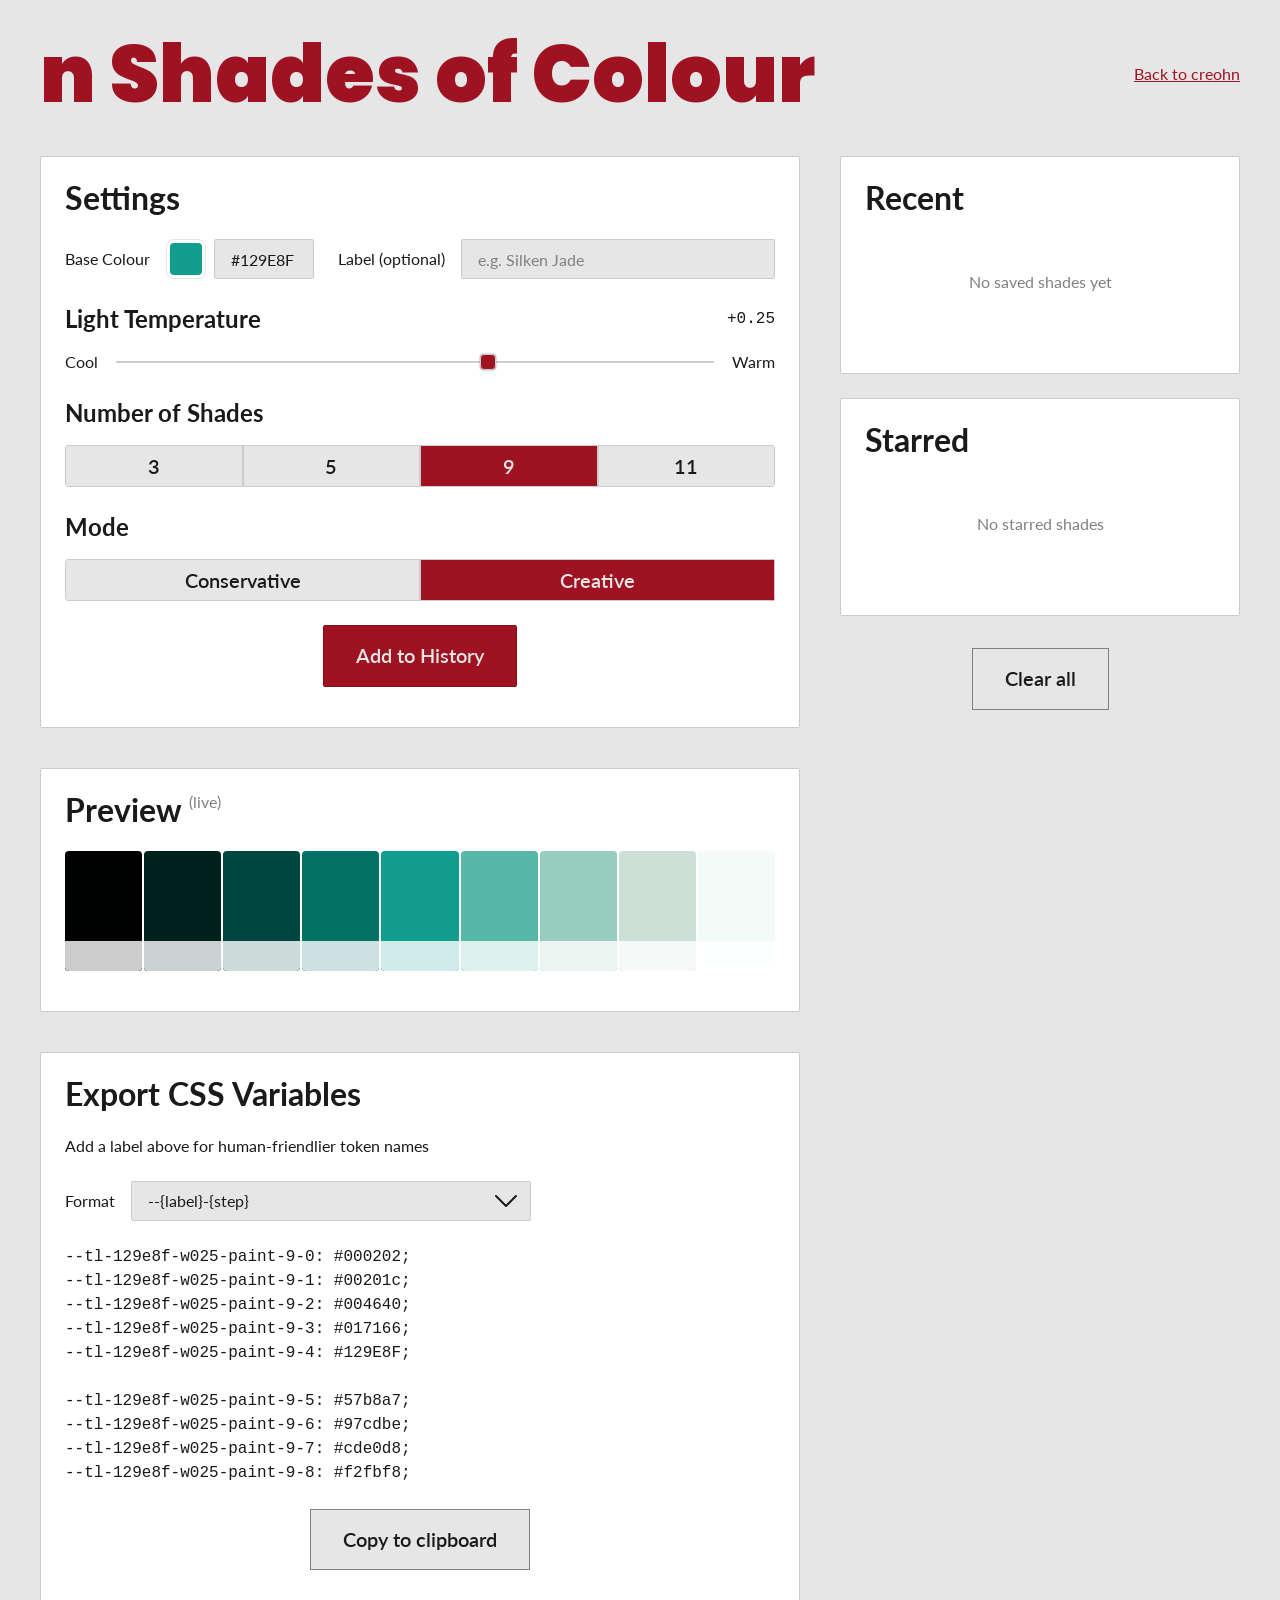
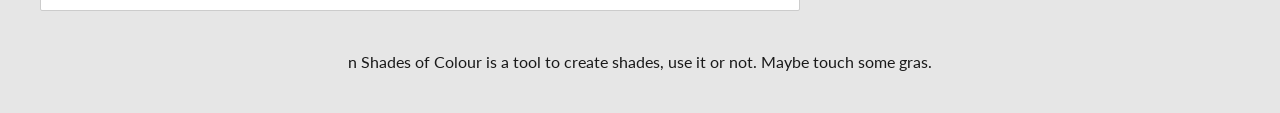
<file: index.html>
<!DOCTYPE html>
<html lang="en">
<head>
  <meta charset="UTF-8">
  <meta name="viewport" content="width=device-width, initial-scale=1.0">
  <title>n Shades of Colour</title>
  <link rel="preconnect" href="https://fonts.googleapis.com">
  <link rel="preconnect" href="https://fonts.gstatic.com" crossorigin>
  <link href="https://fonts.googleapis.com/css2?family=Lato:wght@400;600;700&family=Poppins:wght@700;900&display=swap" rel="stylesheet">
  <link rel="stylesheet" href="./assets/css/styles.css">
</head>
<body>
  <div class="app">
    <header class="header">
      <h1>n Shades of Colour</h1>
      <nav class="nav">
        <a href="https://creohn.de" class="nav__link">Back to creohn</a>
      </nav>
    </header>

    <main class="main">
      <!-- Input Panel -->
      <section class="panel panel--input">
        <h2 class="panel__title">Settings</h2>

        <div class="base-row">
          <div class="base-col-colour">
            <label for="input-hex">Base Colour</label>
            <div class="colour-input">
              <input type="color" id="input-color-picker" class="color-picker">
              <input type="text" id="input-hex" placeholder="#129e8f" maxlength="7">
            </div>
          </div>
          <div class="base-col-label">
            <label for="input-label">Label (optional)</label>
            <input type="text" id="input-label" placeholder="e.g. Silken Jade">
          </div>
        </div>

        <div class="input-group">
          <label for="input-temperature" class="section-label">
            Light Temperature
            <span class="temperature-value" id="temperature-display">+0.25</span>
          </label>
          <div class="slider-container">
            <span class="slider-label slider-label--left">Cool</span>
            <input type="range" id="input-temperature" min="-1" max="1" step="0.05" value="0.25">
            <span class="slider-label slider-label--right">Warm</span>
          </div>
        </div>

        <div class="input-group">
          <label class="section-label">Number of Shades</label>
          <div class="button-group" role="radiogroup" aria-label="Number of shades">
            <button type="button" class="btn-toggle" data-steps="3" aria-pressed="false">3</button>
            <button type="button" class="btn-toggle" data-steps="5" aria-pressed="false">5</button>
            <button type="button" class="btn-toggle" data-steps="9" aria-pressed="true">9</button>
            <button type="button" class="btn-toggle" data-steps="11" aria-pressed="false">11</button>
          </div>
        </div>

        <div class="input-group">
          <label class="section-label">Mode</label>
          <div class="button-group" role="radiogroup" aria-label="Algorithm mode">
            <button type="button" class="btn-toggle" data-mode="conservative" aria-pressed="false">Conservative</button>
            <button type="button" class="btn-toggle" data-mode="creative" aria-pressed="true">Creative</button>
          </div>
        </div>

        <div class="action-row">
          <button type="button" id="btn-generate" class="btn btn--primary">Add to History</button>
          <span class="add-feedback" id="add-feedback" hidden>Added : )</span>
        </div>
      </section>

      <!-- Preview Panel -->
      <section class="panel panel--preview">
        <h2 class="panel__title">Preview <span class="preview-status">(live)</span></h2>
        <div class="shades" id="preview-shades">
          <!-- Swatches rendered by JS -->
        </div>
      </section>

      <!-- Export Panel -->
      <section class="panel panel--export" id="export-panel" hidden>
        <h2 class="panel__title">Export CSS Variables</h2>
        <p>Add a label above for human-friendlier token names</p>

        <div class="export-format">
          <div class="export-header">
            <label for="export-format-select">Format</label>
            <select id="export-format-select">
              <option value="short">--{label}-{step}</option>
              <option value="long">--color-{label}-{step}</option>
            </select>
          </div>
          <div class="export-code" id="export-code"></div>
          <div class="export-actions">
            <button type="button" id="btn-copy" class="btn btn--secondary">Copy to clipboard</button>
            <span class="copy-feedback" id="copy-feedback" hidden>Copied</span>
          </div>
        </div>
      </section>
    </main>

    <!-- History Panel -->
    <aside class="sidebar">
      <section class="panel panel--history">
        <div class="history-header">
          <h2 class="panel__title">Recent</h2>
          <button type="button" id="btn-undo" class="btn btn--small btn--ghost" hidden>Undo</button>
        </div>
        <ul class="history-list" id="recent-list">
          <!-- Recent entries rendered by JS -->
        </ul>
        <p class="history-empty" id="recent-empty">No saved shades yet</p>
      </section>

      <section class="panel panel--starred">
        <h2 class="panel__title">Starred</h2>
        <ul class="history-list" id="starred-list">
          <!-- Starred entries rendered by JS -->
        </ul>
        <p class="history-empty" id="starred-empty">No starred shades</p>
      </section>

      <div class="history-actions">
        <button type="button" id="btn-clear-all" class="btn btn--secondary">Clear all</button>
      </div>
    </aside>

    <footer class="footer">
      <p>n Shades of Colour is a tool to create shades, use it or not. Maybe touch some gras.</p>
    </footer>
  </div>
  <script type="module" src="./assets/js/app.js"></script>
</body>
</html>
</file>
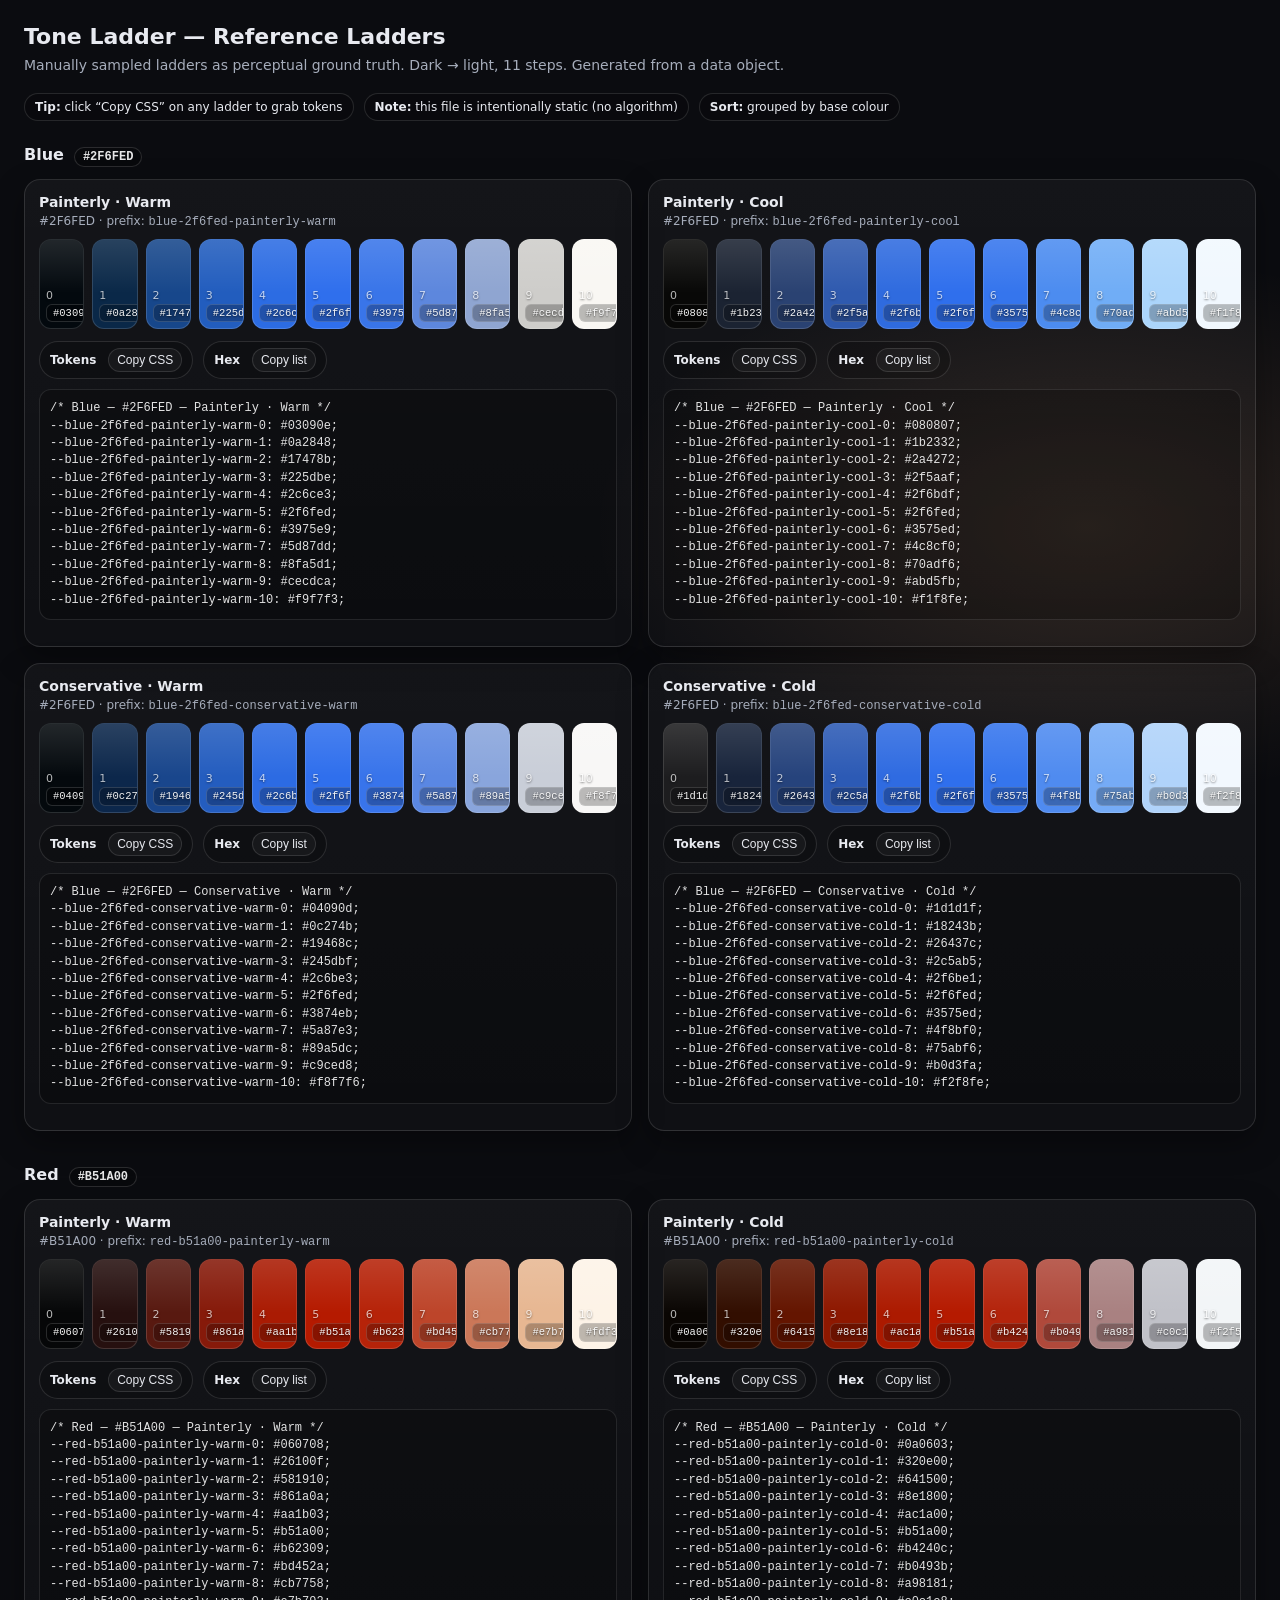
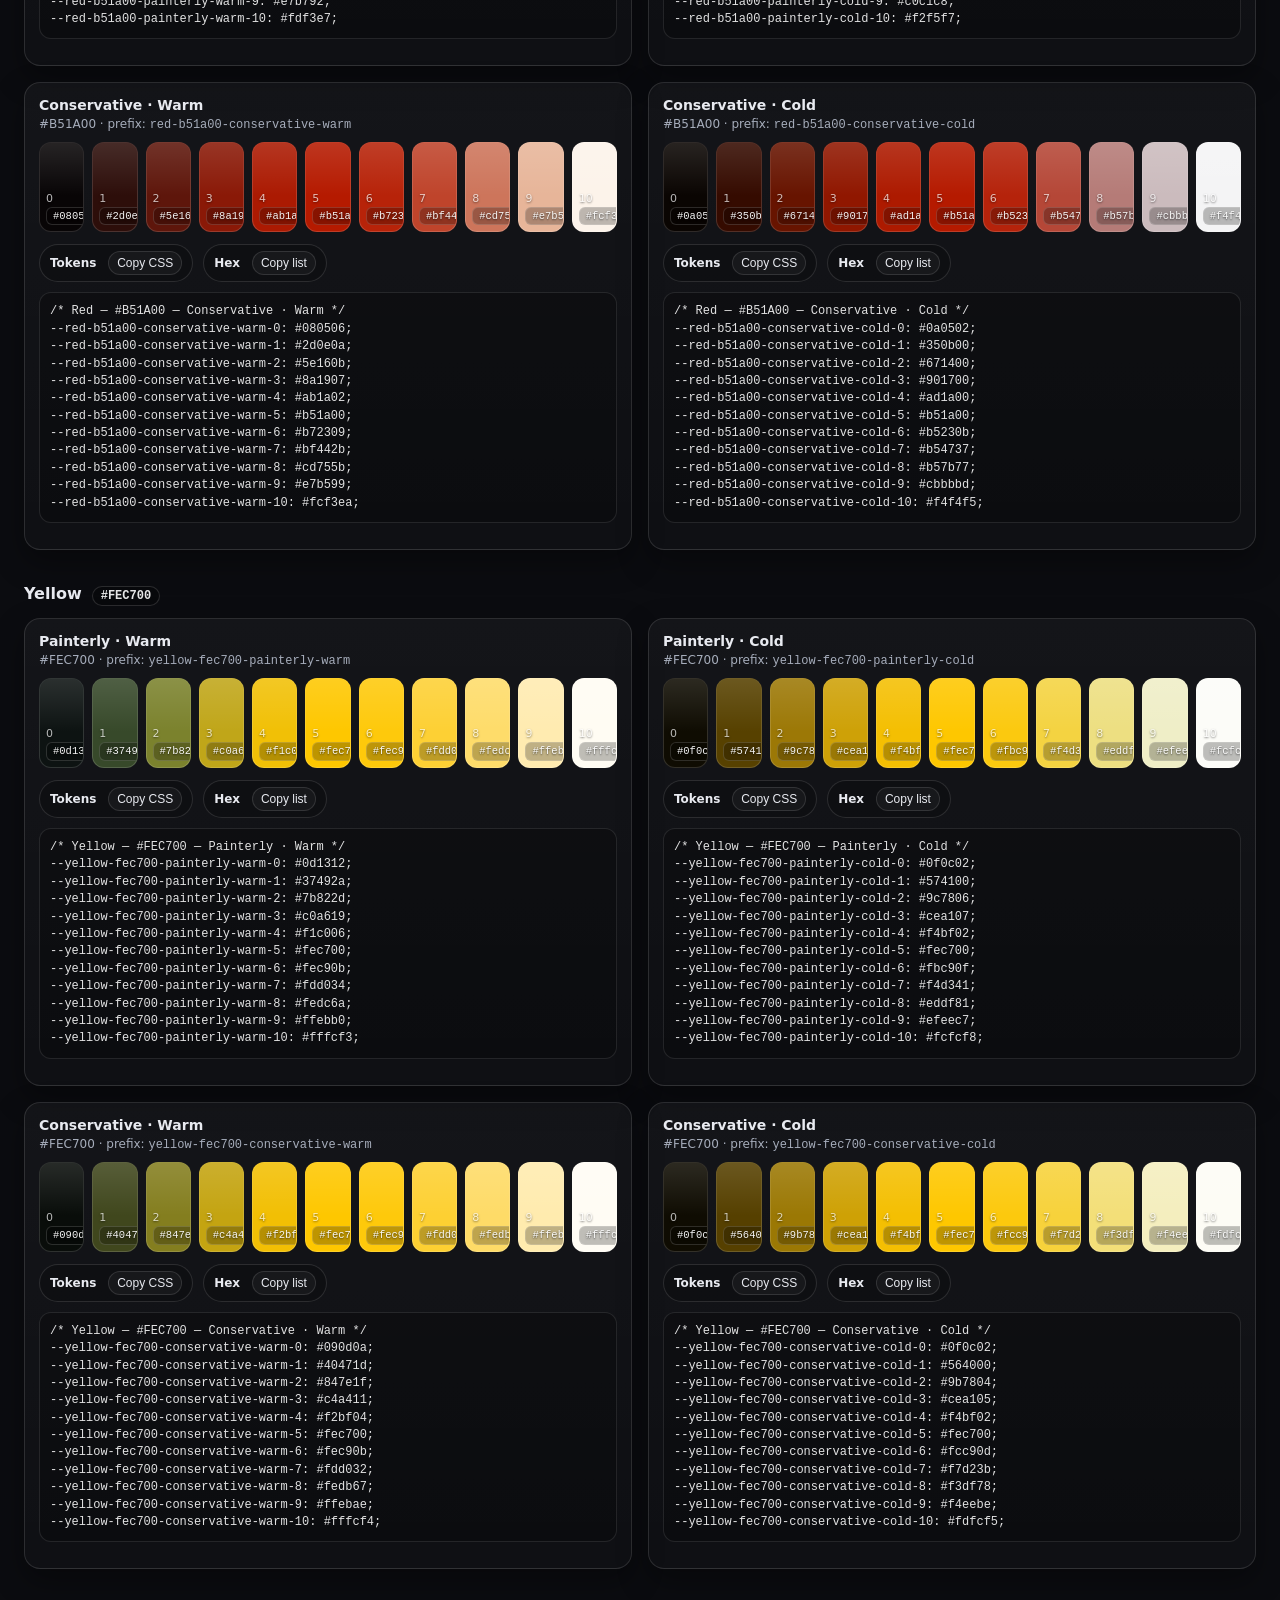
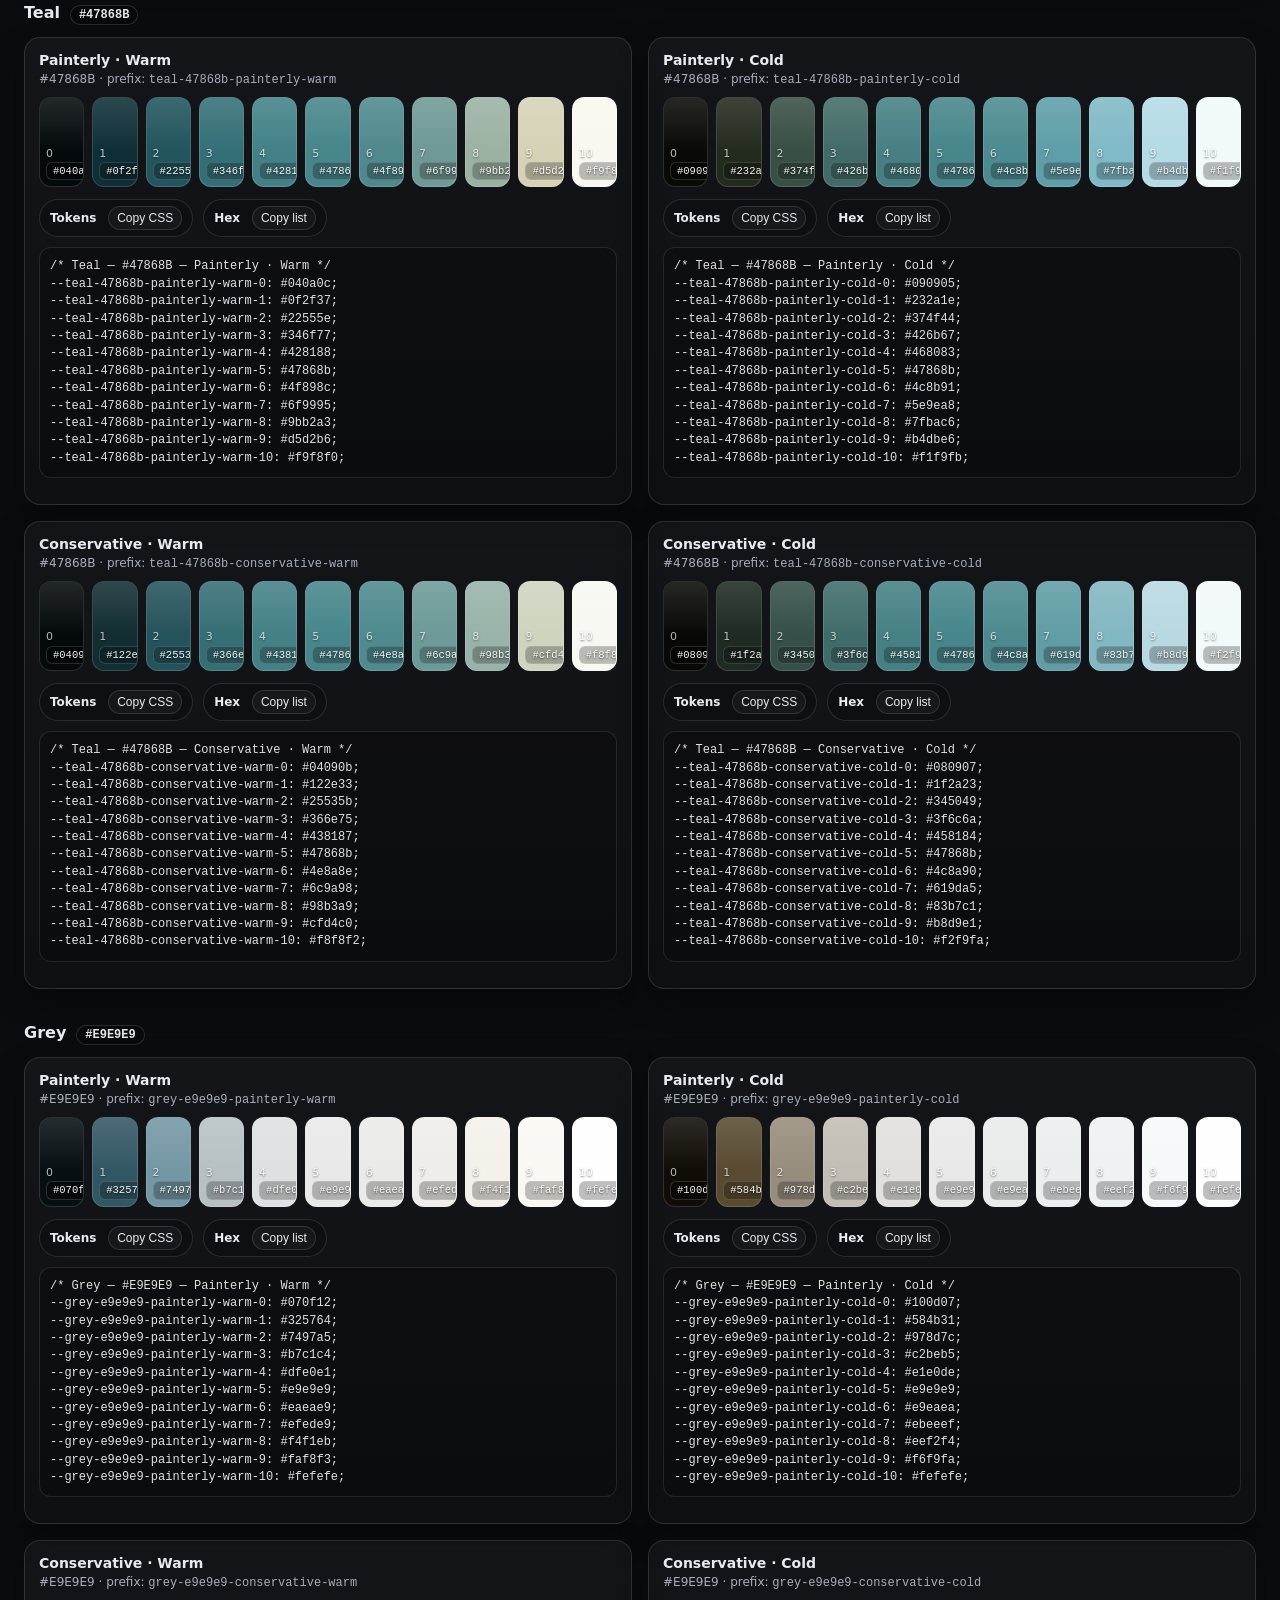
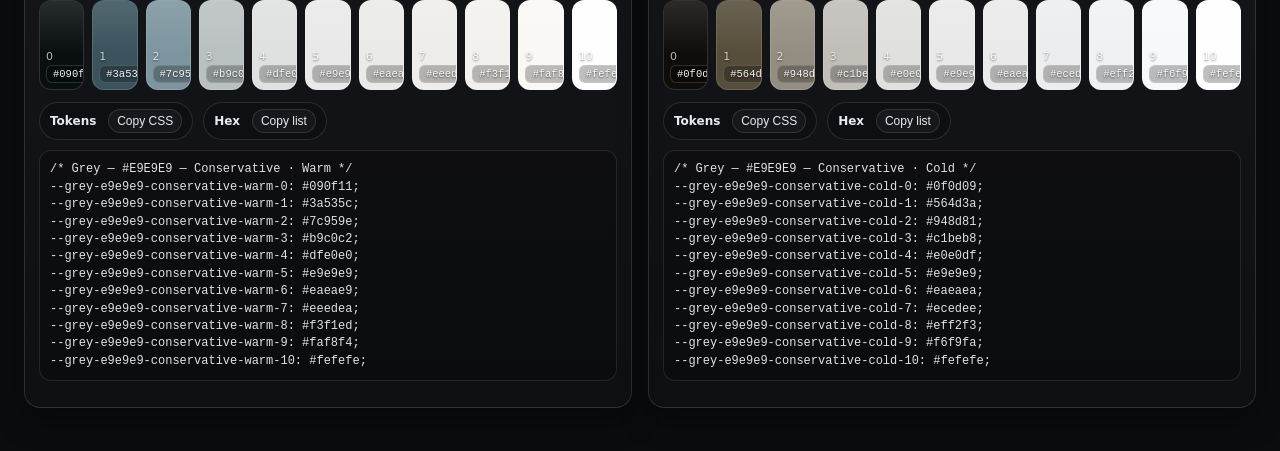
<file: shades-reference-v2.html>
<!doctype html>
<html lang="en">
<head>
<meta charset="utf-8" />
<meta name="viewport" content="width=device-width, initial-scale=1" />
<title>Tone Ladder — Reference Ladders</title>

<style>
  :root{
    --bg:#0b0c10;
    --text:#e8eaf0;
    --muted:#a6adbb;
    --border:rgba(255,255,255,0.12);
    --cardGrad1:rgba(255,255,255,0.04);
    --cardGrad2:rgba(255,255,255,0.02);
  }
  *{box-sizing:border-box}
  body{
    margin:0;
    padding:24px;
    font-family:Inter,system-ui,-apple-system,Helvetica,sans-serif;
    background:
      radial-gradient(1000px 500px at 15% -10%, rgba(120,140,255,0.18), transparent 60%),
      radial-gradient(900px 500px at 85% 10%, rgba(255,180,120,0.14), transparent 55%),
      var(--bg);
    color:var(--text);
  }
  .wrap{max-width:1240px;margin:0 auto}
  header{display:grid;gap:6px;margin-bottom:18px}
  h1{margin:0;font-size:22px}
  p{margin:0;color:var(--muted);font-size:14px;line-height:1.45}

  .toolbar{
    display:flex;
    flex-wrap:wrap;
    gap:10px;
    align-items:center;
    margin: 14px 0 24px;
  }
  .chip{
    border:1px solid var(--border);
    background: rgba(0,0,0,0.18);
    color: var(--text);
    border-radius: 999px;
    padding: 6px 10px;
    font-size: 12px;
  }
  .chip strong{font-weight:650}
  .chip button{
    margin-left:8px;
    border:1px solid var(--border);
    background: rgba(255,255,255,0.04);
    color: var(--text);
    border-radius: 999px;
    padding: 4px 8px;
    font-size: 12px;
    cursor:pointer;
  }
  .chip button:hover{background: rgba(255,255,255,0.08);}

  section{margin-bottom:34px}
  .section-title{
    display:flex;
    align-items:baseline;
    gap:10px;
    margin:0 0 12px;
    font-size:16px;
    font-weight:650;
  }
  .section-title code{
    font-weight:600;
    font-size:12px;
    color: rgba(255,255,255,0.9);
    background: rgba(0,0,0,0.25);
    border: 1px solid rgba(255,255,255,0.14);
    border-radius: 999px;
    padding: 2px 8px;
  }

  .grid{display:grid;gap:16px}
  @media (min-width: 900px){
    .grid{grid-template-columns:1fr 1fr}
  }

  .card{
    background: linear-gradient(180deg, var(--cardGrad1), var(--cardGrad2));
    border: 1px solid var(--border);
    border-radius: 16px;
    padding: 14px;
    box-shadow: 0 12px 30px rgba(0,0,0,0.35);
    overflow:hidden;
  }
  .card h3{margin:0 0 4px;font-size:14px;font-weight:650}
  .meta{font-size:12px;color:var(--muted);margin-bottom:10px}

  .shades{
    display:grid;
    grid-template-columns: repeat(11, minmax(0,1fr));
    gap:8px;
  }
  .swatch{
    position:relative;
    min-height:90px;
    border-radius:12px;
    border:1px solid rgba(255,255,255,0.15);
    overflow:hidden;
  }
  .swatch::after{
    content:"";
    position:absolute;
    inset:0;
    background: linear-gradient(180deg, rgba(255,255,255,0.12), transparent 60%);
    pointer-events:none;
  }
  .label{
    position:absolute;
    left:6px; right:6px; bottom:6px;
    font-size:11px;
    line-height:1.2;
    color:rgba(255,255,255,0.95);
    text-shadow:0 1px 2px rgba(0,0,0,0.6);
  }
  .idx{opacity:0.75;font-variant-numeric:tabular-nums}
  .label code{
    display:inline-block;
    margin-top:2px;
    font-family: ui-monospace, SFMono-Regular, Menlo, Monaco, Consolas, monospace;
    font-size:10.5px;
    background: rgba(0,0,0,0.25);
    padding:2px 6px;
    border-radius:6px;
    border:1px solid rgba(255,255,255,0.15);
  }

  .vars{
    margin-top:10px;
    padding:10px;
    border-radius:12px;
    border:1px solid rgba(255,255,255,0.10);
    background: rgba(0,0,0,0.22);
    color: rgba(255,255,255,0.88);
    font-size: 12px;
    line-height: 1.45;
    overflow:auto;
    font-family: ui-monospace, SFMono-Regular, Menlo, Monaco, Consolas, monospace;
  }
</style>
</head>

<body>
<div class="wrap">
  <header>
    <h1>Tone Ladder — Reference Ladders</h1>
    <p>Manually sampled ladders as perceptual ground truth. Dark → light, 11 steps. Generated from a data object.</p>
  </header>

  <div class="toolbar">
    <span class="chip"><strong>Tip:</strong> click “Copy CSS” on any ladder to grab tokens</span>
    <span class="chip"><strong>Note:</strong> this file is intentionally static (no algorithm)</span>
    <span class="chip"><strong>Sort:</strong> grouped by base colour</span>
  </div>

  <div id="app"></div>
</div>

<script>
  // Data model:
  // groups: [{ name, base, ladders: [{ mode, tempLabel, tempKey, steps[] }] }]
  const GROUPS = [
    {
      name: "Blue",
      base: "#2F6FED",
      ladders: [
        { mode: "Painterly",     tempLabel: "Warm", tempKey: "warm", steps: ["#03090e","#0a2848","#17478b","#225dbe","#2c6ce3","#2f6fed","#3975e9","#5d87dd","#8fa5d1","#cecdca","#f9f7f3"] },
        { mode: "Painterly",     tempLabel: "Cool", tempKey: "cool", steps: ["#080807","#1b2332","#2a4272","#2f5aaf","#2f6bdf","#2f6fed","#3575ed","#4c8cf0","#70adf6","#abd5fb","#f1f8fe"] },
        { mode: "Conservative",  tempLabel: "Warm", tempKey: "warm", steps: ["#04090d","#0c274b","#19468c","#245dbf","#2c6be3","#2f6fed","#3874eb","#5a87e3","#89a5dc","#c9ced8","#f8f7f6"] },
        { mode: "Conservative",  tempLabel: "Cold", tempKey: "cool", steps: ["#1d1d1f","#18243b","#26437c","#2c5ab5","#2f6be1","#2f6fed","#3575ed","#4f8bf0","#75abf6","#b0d3fa","#f2f8fe"] },
      ]
    },
    {
      name: "Red",
      base: "#B51A00",
      ladders: [
        { mode: "Painterly",     tempLabel: "Warm", tempKey: "warm", steps: ["#060708","#26100f","#581910","#861a0a","#aa1b03","#b51a00","#b62309","#bd452a","#cb7758","#e7b792","#fdf3e7"] },
        { mode: "Painterly",     tempLabel: "Cold", tempKey: "cool", steps: ["#0a0603","#320e00","#641500","#8e1800","#ac1a00","#b51a00","#b4240c","#b0493b","#a98181","#c0c1c8","#f2f5f7"] },
        { mode: "Conservative",  tempLabel: "Warm", tempKey: "warm", steps: ["#080506","#2d0e0a","#5e160b","#8a1907","#ab1a02","#b51a00","#b72309","#bf442b","#cd755b","#e7b599","#fcf3ea"] },
        { mode: "Conservative",  tempLabel: "Cold", tempKey: "cool", steps: ["#0a0502","#350b00","#671400","#901700","#ad1a00","#b51a00","#b5230b","#b54737","#b57b77","#cbbbbd","#f4f4f5"] },
      ]
    },
    {
      name: "Yellow",
      base: "#FEC700",
      ladders: [
        { mode: "Painterly",     tempLabel: "Warm", tempKey: "warm", steps: ["#0d1312","#37492a","#7b822d","#c0a619","#f1c006","#fec700","#fec90b","#fdd034","#fedc6a","#ffebb0","#fffcf3"] },
        { mode: "Painterly",     tempLabel: "Cold", tempKey: "cool", steps: ["#0f0c02","#574100","#9c7806","#cea107","#f4bf02","#fec700","#fbc90f","#f4d341","#eddf81","#efeec7","#fcfcf8"] },
        { mode: "Conservative",  tempLabel: "Warm", tempKey: "warm", steps: ["#090d0a","#40471d","#847e1f","#c4a411","#f2bf04","#fec700","#fec90b","#fdd032","#fedb67","#ffebae","#fffcf4"] },
        { mode: "Conservative",  tempLabel: "Cold", tempKey: "cool", steps: ["#0f0c02","#564000","#9b7804","#cea105","#f4bf02","#fec700","#fcc90d","#f7d23b","#f3df78","#f4eebe","#fdfcf5"] },
      ]
    },
    {
      name: "Teal",
      base: "#47868B",
      ladders: [
        { mode: "Painterly",     tempLabel: "Warm", tempKey: "warm", steps: ["#040a0c","#0f2f37","#22555e","#346f77","#428188","#47868b","#4f898c","#6f9995","#9bb2a3","#d5d2b6","#f9f8f0"] },
        { mode: "Painterly",     tempLabel: "Cold", tempKey: "cool", steps: ["#090905","#232a1e","#374f44","#426b67","#468083","#47868b","#4c8b91","#5e9ea8","#7fbac6","#b4dbe6","#f1f9fb"] },
        { mode: "Conservative",  tempLabel: "Warm", tempKey: "warm", steps: ["#04090b","#122e33","#25535b","#366e75","#438187","#47868b","#4e8a8e","#6c9a98","#98b3a9","#cfd4c0","#f8f8f2"] },
        { mode: "Conservative",  tempLabel: "Cold", tempKey: "cool", steps: ["#080907","#1f2a23","#345049","#3f6c6a","#458184","#47868b","#4c8a90","#619da5","#83b7c1","#b8d9e1","#f2f9fa"] },
      ]
    },
    {
      name: "Grey",
      base: "#E9E9E9",
      ladders: [
        { mode: "Painterly",     tempLabel: "Warm", tempKey: "warm", steps: ["#070f12","#325764","#7497a5","#b7c1c4","#dfe0e1","#e9e9e9","#eaeae9","#efede9","#f4f1eb","#faf8f3","#fefefe"] },
        { mode: "Painterly",     tempLabel: "Cold", tempKey: "cool", steps: ["#100d07","#584b31","#978d7c","#c2beb5","#e1e0de","#e9e9e9","#e9eaea","#ebeeef","#eef2f4","#f6f9fa","#fefefe"] },
        { mode: "Conservative",  tempLabel: "Warm", tempKey: "warm", steps: ["#090f11","#3a535c","#7c959e","#b9c0c2","#dfe0e0","#e9e9e9","#eaeae9","#eeedea","#f3f1ed","#faf8f4","#fefefe"] },
        { mode: "Conservative",  tempLabel: "Cold", tempKey: "cool", steps: ["#0f0d09","#564d3a","#948d81","#c1beb8","#e0e0df","#e9e9e9","#eaeaea","#ecedee","#eff2f3","#f6f9fa","#fefefe"] },
      ]
    }
  ];

  function escapeHtml(s){
    return String(s)
      .replaceAll("&","&amp;")
      .replaceAll("<","&lt;")
      .replaceAll(">","&gt;")
      .replaceAll('"',"&quot;")
      .replaceAll("'","&#039;");
  }

  function ladderTokenName(baseHex, groupName, mode, tempLabel){
    // Stable-ish token prefix: group name + base hex (no #) + mode + temp
    const base = baseHex.replace("#","").toLowerCase();
    const g = groupName.toLowerCase().replace(/\s+/g,"-");
    const m = mode.toLowerCase();
    const t = tempLabel.toLowerCase();
    return `${g}-${base}-${m}-${t}`;
  }

  function toCssTokens(prefix, steps){
    return steps.map((hex, i) => `--${prefix}-${i}: ${hex.toLowerCase()};`).join("\n");
  }

  async function copyText(text){
    try{
      await navigator.clipboard.writeText(text);
      return true;
    }catch(e){
      // Fallback: old-school prompt
      window.prompt("Copy to clipboard:", text);
      return false;
    }
  }

  function cardTemplate({groupName, base, mode, tempLabel, steps}){
    const prefix = ladderTokenName(base, groupName, mode, tempLabel);
    const css = `/* ${groupName} — ${base} — ${mode} · ${tempLabel} */\n` + toCssTokens(prefix, steps);

    const swatches = steps.map((hex, idx) => {
      const h = hex.toLowerCase();
      return `
        <div class="swatch" style="background:${escapeHtml(h)}">
          <div class="label">
            <div class="idx">${idx}</div>
            <code>${escapeHtml(h)}</code>
          </div>
        </div>`;
    }).join("");

    return `
      <div class="card" data-prefix="${escapeHtml(prefix)}">
        <h3>${escapeHtml(mode)} · ${escapeHtml(tempLabel)}</h3>
        <div class="meta">${escapeHtml(base)} · prefix: <code>${escapeHtml(prefix)}</code></div>

        <div class="shades">${swatches}</div>

        <div class="toolbar" style="margin:12px 0 0">
          <span class="chip">
            <strong>Tokens</strong>
            <button type="button" data-action="copy-css">Copy CSS</button>
          </span>
          <span class="chip">
            <strong>Hex</strong>
            <button type="button" data-action="copy-hex">Copy list</button>
          </span>
        </div>

        <pre class="vars">${escapeHtml(css)}</pre>
      </div>`;
  }

  function render(){
    const root = document.getElementById("app");
    root.innerHTML = GROUPS.map(group => {
      const cards = group.ladders.map(l =>
        cardTemplate({ groupName: group.name, base: group.base, ...l })
      ).join("");

      return `
        <section>
          <h2 class="section-title">${escapeHtml(group.name)} <code>${escapeHtml(group.base)}</code></h2>
          <div class="grid">${cards}</div>
        </section>`;
    }).join("");

    root.addEventListener("click", async (e) => {
      const btn = e.target.closest("button[data-action]");
      if(!btn) return;

      const card = btn.closest(".card");
      if(!card) return;

      const prefix = card.getAttribute("data-prefix");
      const pre = card.querySelector(".vars");
      const action = btn.getAttribute("data-action");

      if(action === "copy-css"){
        const ok = await copyText(pre.innerText);
        if(ok){ btn.textContent = "Copied"; setTimeout(()=>btn.textContent="Copy CSS", 900); }
      }

      if(action === "copy-hex"){
        // Copy just the hex list, one per line (in order)
        const hexes = Array.from(card.querySelectorAll(".swatch"))
          .map(sw => sw.style.backgroundColor) // will be rgb() in some browsers; better read from code tags
          ;
        const codes = Array.from(card.querySelectorAll(".label code")).map(n => n.textContent);
        const payload = `/* ${prefix} */\n` + codes.join("\n");
        const ok = await copyText(payload);
        if(ok){ btn.textContent = "Copied"; setTimeout(()=>btn.textContent="Copy list", 900); }
      }
    }, { passive: true });
  }

  render();
</script>
</body>
</html>
</file>
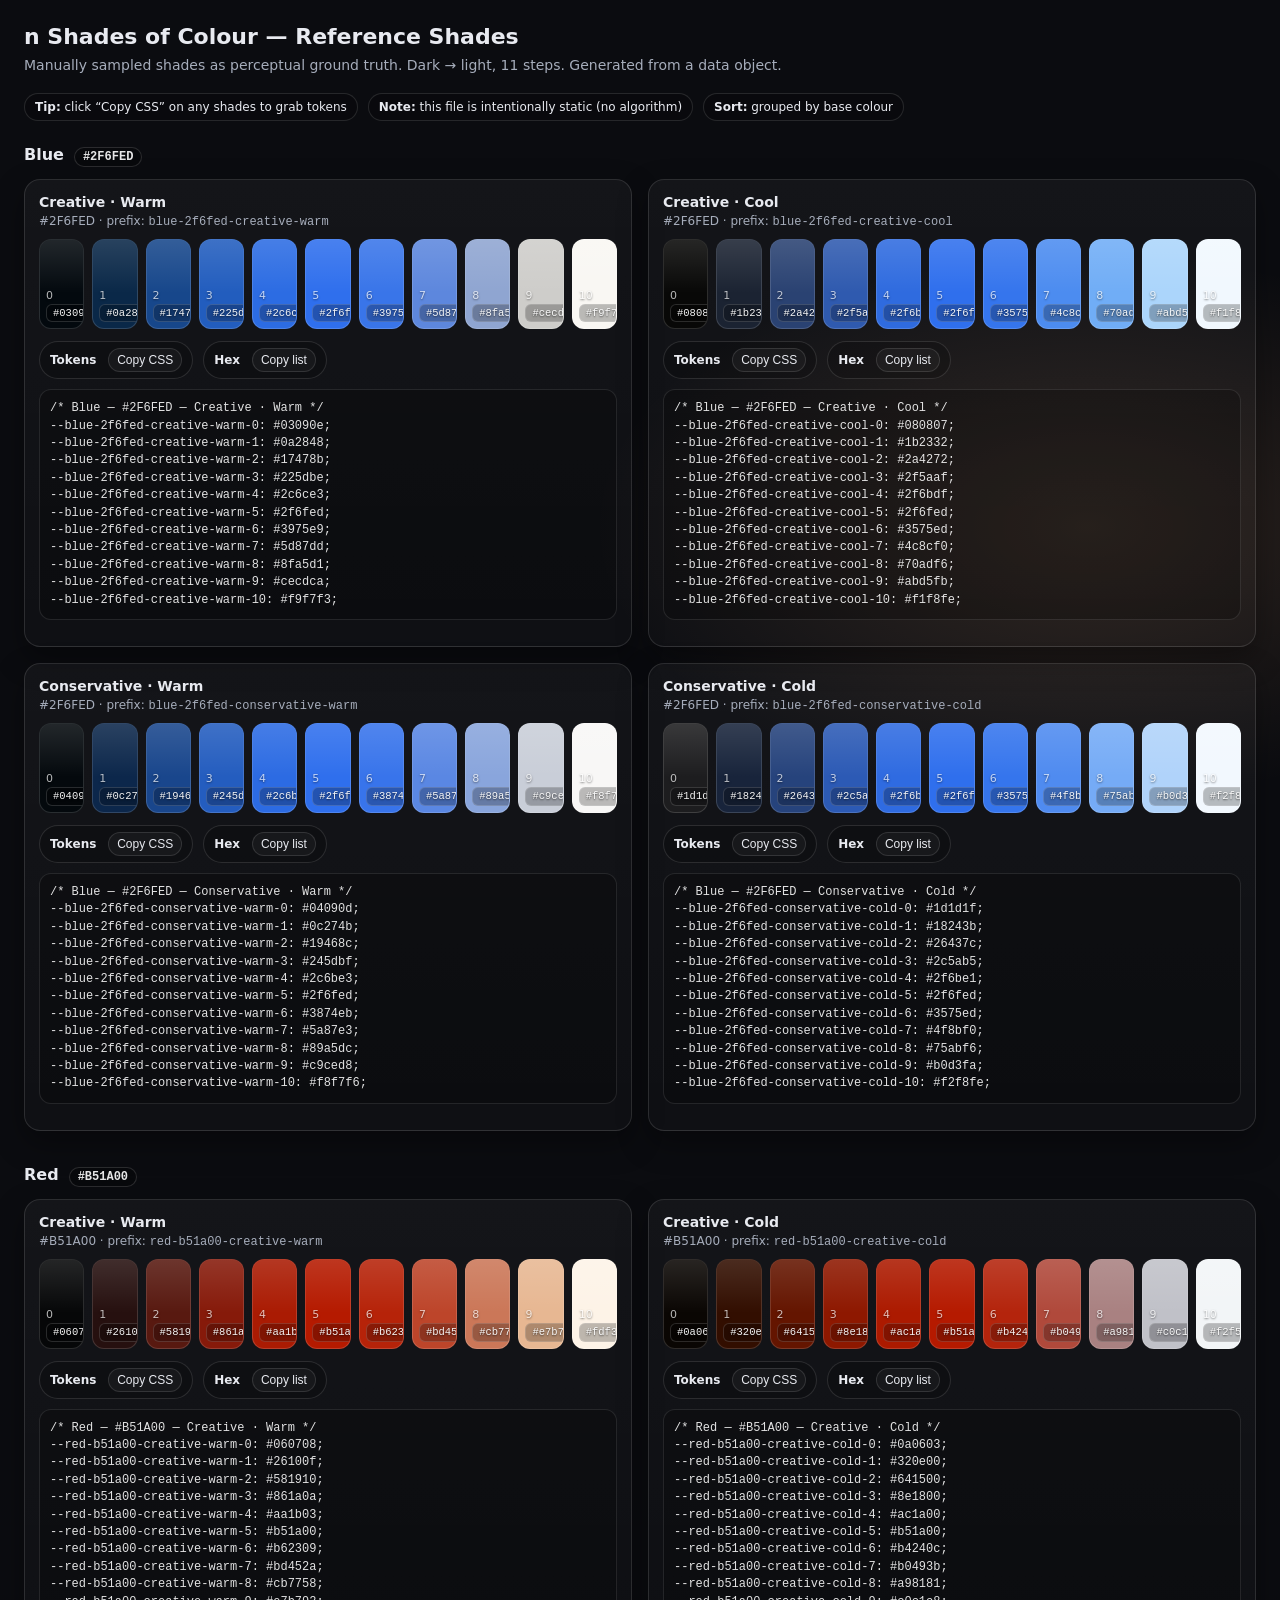
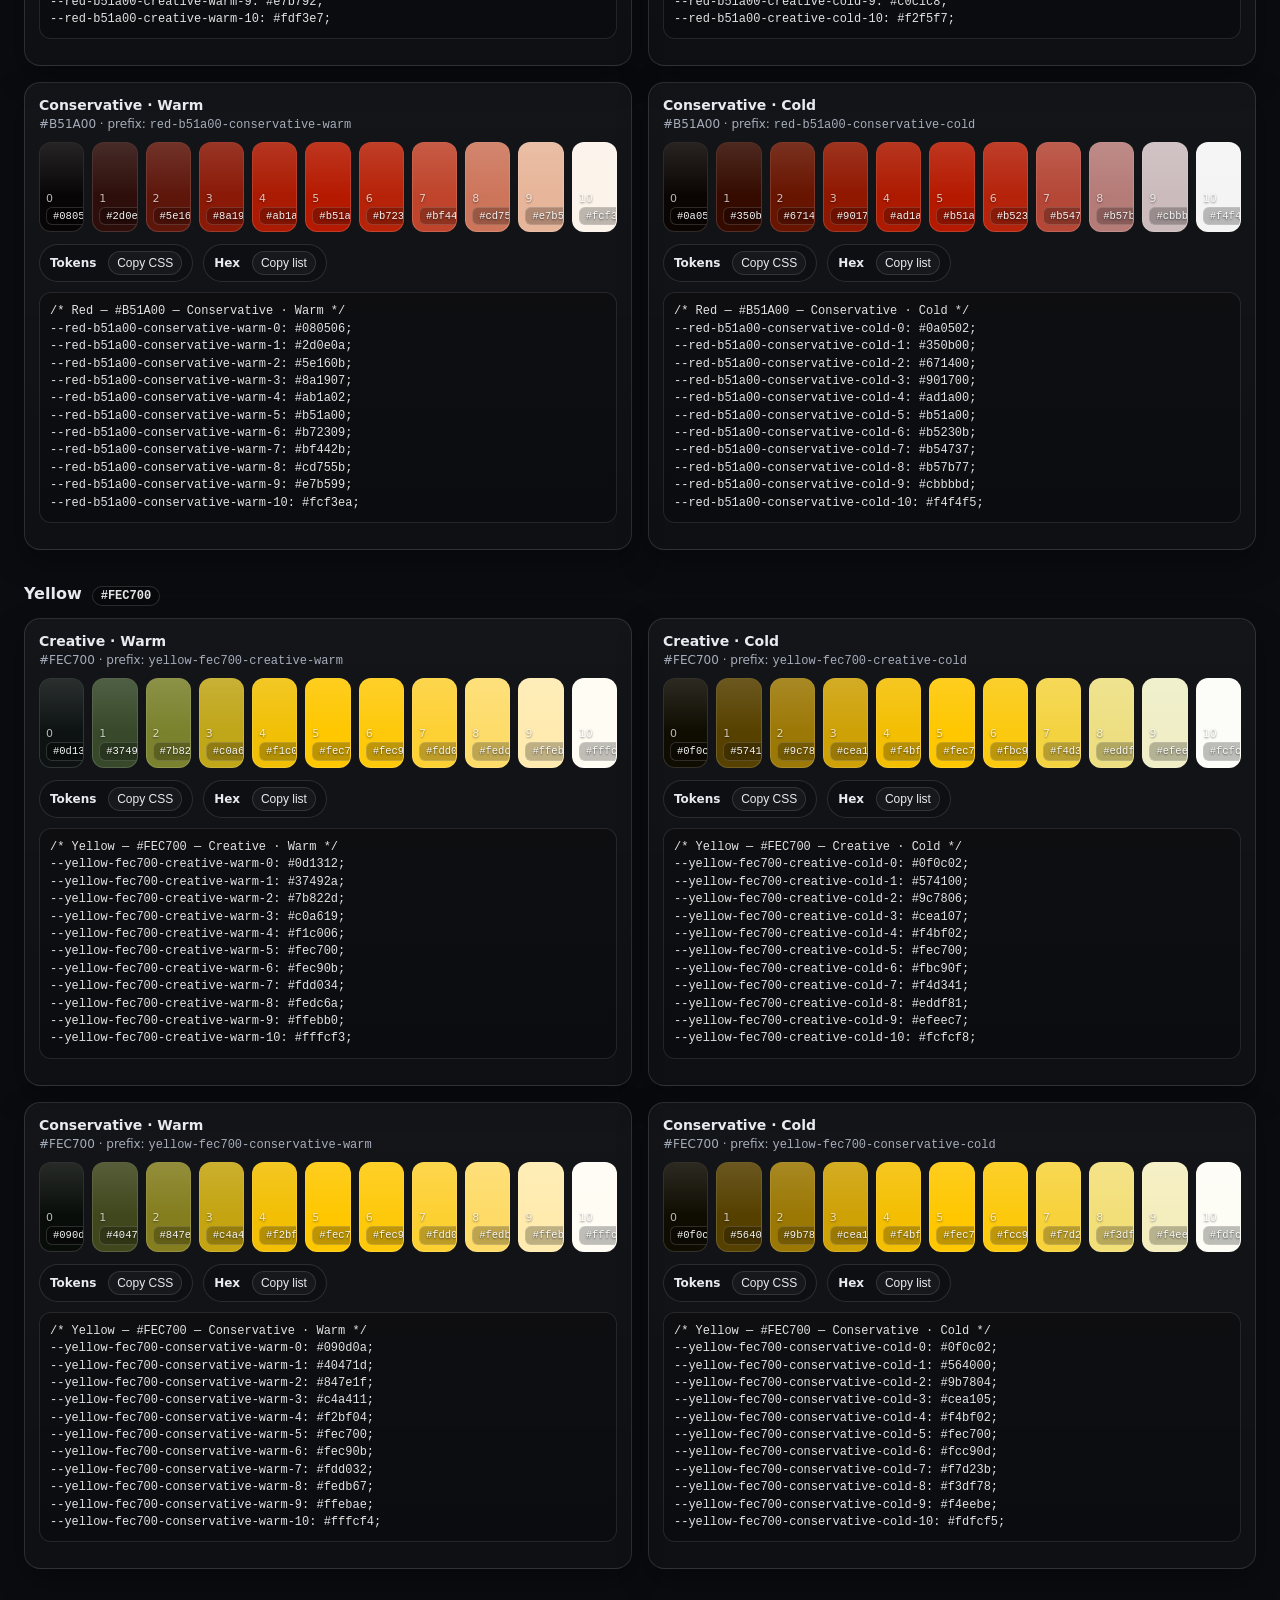
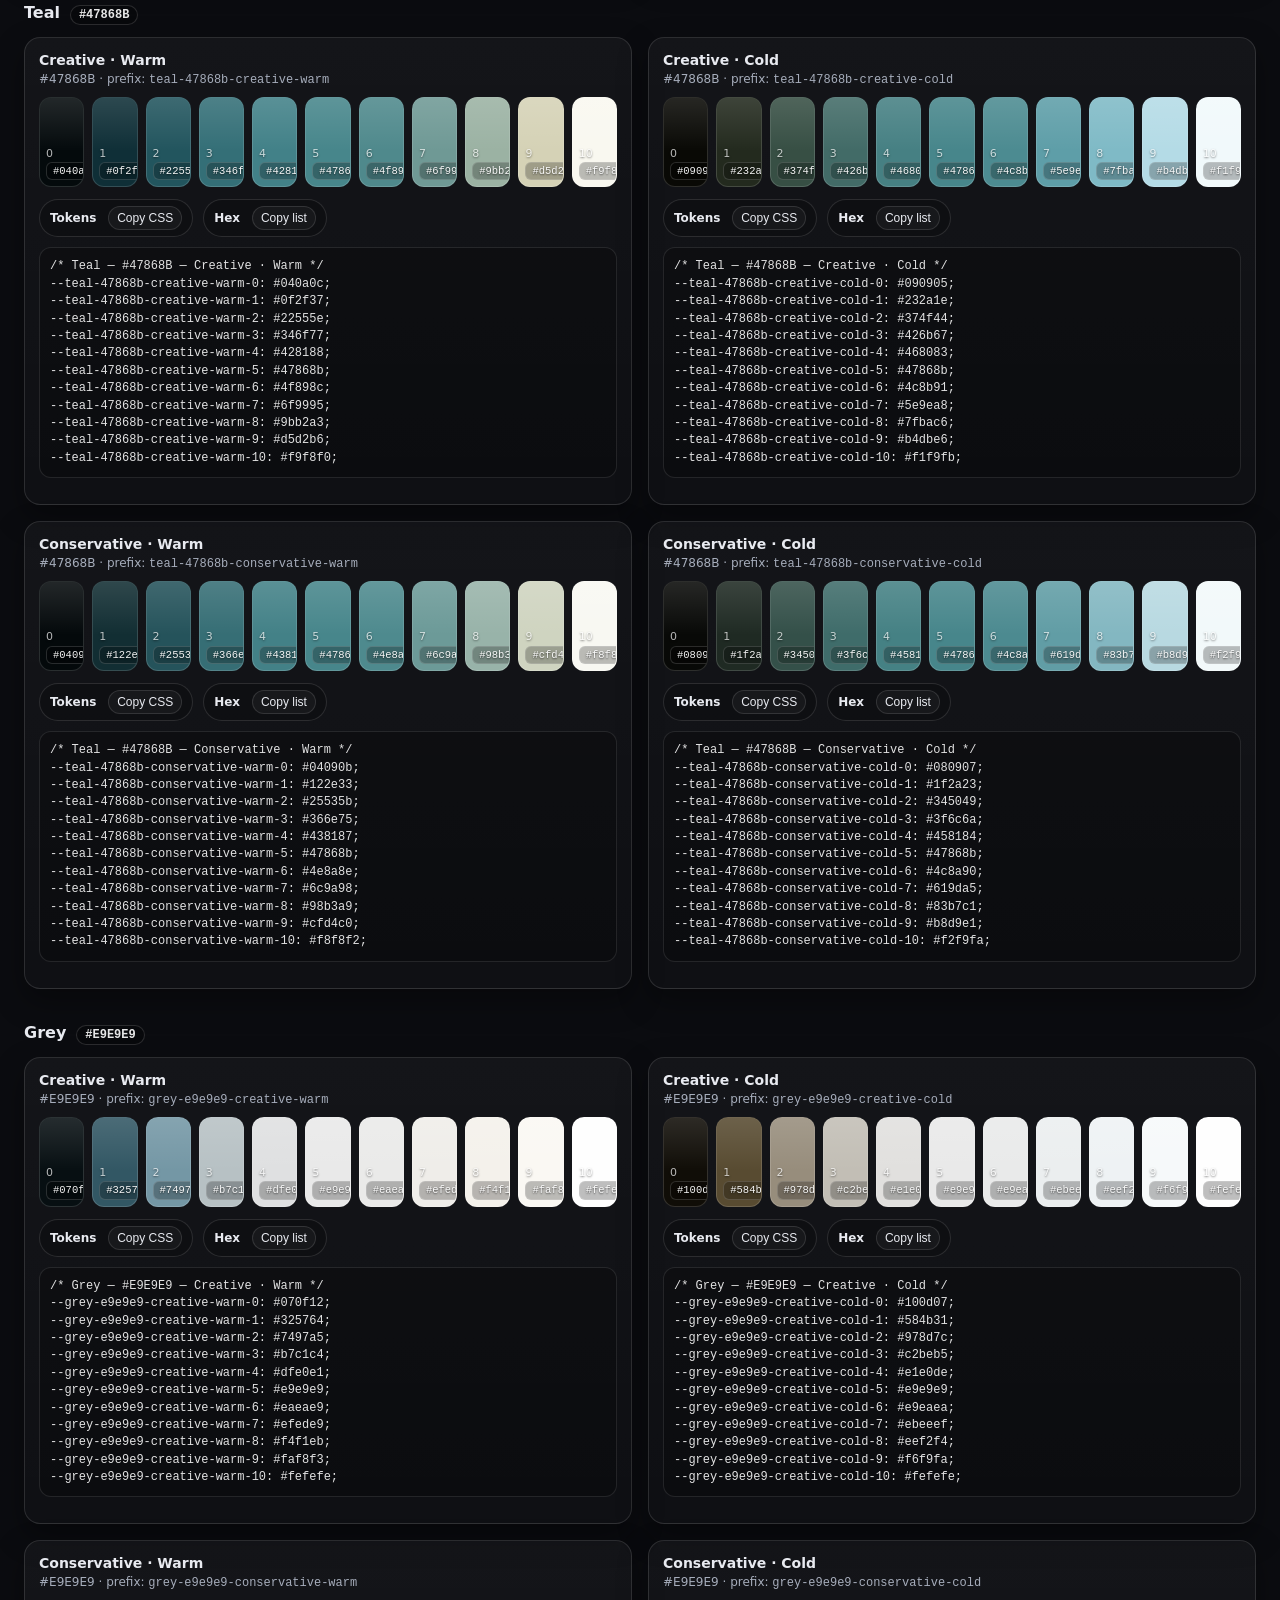
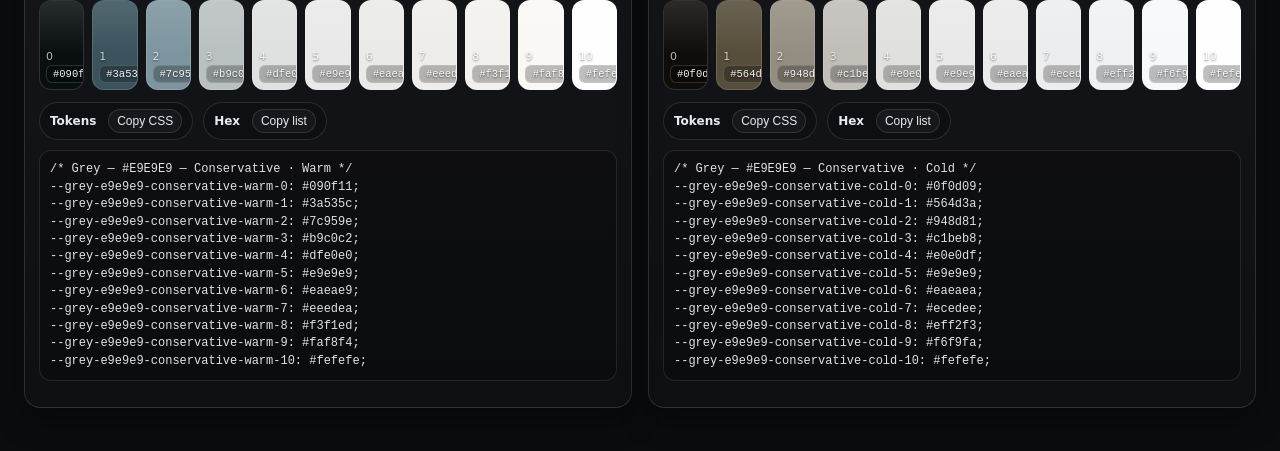
<file: shades-reference.html>
<!doctype html>
<html lang="en">
<head>
<meta charset="utf-8" />
<meta name="viewport" content="width=device-width, initial-scale=1" />
<title>n Shades of Colour — Reference Shades</title>

<style>
  :root{
    --bg:#0b0c10;
    --text:#e8eaf0;
    --muted:#a6adbb;
    --border:rgba(255,255,255,0.12);
    --cardGrad1:rgba(255,255,255,0.04);
    --cardGrad2:rgba(255,255,255,0.02);
  }
  *{box-sizing:border-box}
  body{
    margin:0;
    padding:24px;
    font-family:Inter,system-ui,-apple-system,Helvetica,sans-serif;
    background:
      radial-gradient(1000px 500px at 15% -10%, rgba(120,140,255,0.18), transparent 60%),
      radial-gradient(900px 500px at 85% 10%, rgba(255,180,120,0.14), transparent 55%),
      var(--bg);
    color:var(--text);
  }
  .wrap{max-width:1240px;margin:0 auto}
  header{display:grid;gap:6px;margin-bottom:18px}
  h1{margin:0;font-size:22px}
  p{margin:0;color:var(--muted);font-size:14px;line-height:1.45}

  .toolbar{
    display:flex;
    flex-wrap:wrap;
    gap:10px;
    align-items:center;
    margin: 14px 0 24px;
  }
  .chip{
    border:1px solid var(--border);
    background: rgba(0,0,0,0.18);
    color: var(--text);
    border-radius: 999px;
    padding: 6px 10px;
    font-size: 12px;
  }
  .chip strong{font-weight:650}
  .chip button{
    margin-left:8px;
    border:1px solid var(--border);
    background: rgba(255,255,255,0.04);
    color: var(--text);
    border-radius: 999px;
    padding: 4px 8px;
    font-size: 12px;
    cursor:pointer;
  }
  .chip button:hover{background: rgba(255,255,255,0.08);}

  section{margin-bottom:34px}
  .section-title{
    display:flex;
    align-items:baseline;
    gap:10px;
    margin:0 0 12px;
    font-size:16px;
    font-weight:650;
  }
  .section-title code{
    font-weight:600;
    font-size:12px;
    color: rgba(255,255,255,0.9);
    background: rgba(0,0,0,0.25);
    border: 1px solid rgba(255,255,255,0.14);
    border-radius: 999px;
    padding: 2px 8px;
  }

  .grid{display:grid;gap:16px}
  @media (min-width: 900px){
    .grid{grid-template-columns:1fr 1fr}
  }

  .card{
    background: linear-gradient(180deg, var(--cardGrad1), var(--cardGrad2));
    border: 1px solid var(--border);
    border-radius: 16px;
    padding: 14px;
    box-shadow: 0 12px 30px rgba(0,0,0,0.35);
    overflow:hidden;
  }
  .card h3{margin:0 0 4px;font-size:14px;font-weight:650}
  .meta{font-size:12px;color:var(--muted);margin-bottom:10px}

  .shades{
    display:grid;
    grid-template-columns: repeat(11, minmax(0,1fr));
    gap:8px;
  }
  .swatch{
    position:relative;
    min-height:90px;
    border-radius:12px;
    border:1px solid rgba(255,255,255,0.15);
    overflow:hidden;
  }
  .swatch::after{
    content:"";
    position:absolute;
    inset:0;
    background: linear-gradient(180deg, rgba(255,255,255,0.12), transparent 60%);
    pointer-events:none;
  }
  .label{
    position:absolute;
    left:6px; right:6px; bottom:6px;
    font-size:11px;
    line-height:1.2;
    color:rgba(255,255,255,0.95);
    text-shadow:0 1px 2px rgba(0,0,0,0.6);
  }
  .idx{opacity:0.75;font-variant-numeric:tabular-nums}
  .label code{
    display:inline-block;
    margin-top:2px;
    font-family: ui-monospace, SFMono-Regular, Menlo, Monaco, Consolas, monospace;
    font-size:10.5px;
    background: rgba(0,0,0,0.25);
    padding:2px 6px;
    border-radius:6px;
    border:1px solid rgba(255,255,255,0.15);
  }

  .vars{
    margin-top:10px;
    padding:10px;
    border-radius:12px;
    border:1px solid rgba(255,255,255,0.10);
    background: rgba(0,0,0,0.22);
    color: rgba(255,255,255,0.88);
    font-size: 12px;
    line-height: 1.45;
    overflow:auto;
    font-family: ui-monospace, SFMono-Regular, Menlo, Monaco, Consolas, monospace;
  }
</style>
</head>

<body>
<div class="wrap">
  <header>
    <h1>n Shades of Colour — Reference Shades</h1>
    <p>Manually sampled shades as perceptual ground truth. Dark → light, 11 steps. Generated from a data object.</p>
  </header>

  <div class="toolbar">
    <span class="chip"><strong>Tip:</strong> click “Copy CSS” on any shades to grab tokens</span>
    <span class="chip"><strong>Note:</strong> this file is intentionally static (no algorithm)</span>
    <span class="chip"><strong>Sort:</strong> grouped by base colour</span>
  </div>

  <div id="app"></div>
</div>

<script>
  // Data model:
  // groups: [{ name, base, shades: [{ mode, tempLabel, tempKey, steps[] }] }]
  const GROUPS = [
    {
      name: "Blue",
      base: "#2F6FED",
      shades: [
        { mode: "Creative",     tempLabel: "Warm", tempKey: "warm", steps: ["#03090e","#0a2848","#17478b","#225dbe","#2c6ce3","#2f6fed","#3975e9","#5d87dd","#8fa5d1","#cecdca","#f9f7f3"] },
        { mode: "Creative",     tempLabel: "Cool", tempKey: "cool", steps: ["#080807","#1b2332","#2a4272","#2f5aaf","#2f6bdf","#2f6fed","#3575ed","#4c8cf0","#70adf6","#abd5fb","#f1f8fe"] },
        { mode: "Conservative",  tempLabel: "Warm", tempKey: "warm", steps: ["#04090d","#0c274b","#19468c","#245dbf","#2c6be3","#2f6fed","#3874eb","#5a87e3","#89a5dc","#c9ced8","#f8f7f6"] },
        { mode: "Conservative",  tempLabel: "Cold", tempKey: "cool", steps: ["#1d1d1f","#18243b","#26437c","#2c5ab5","#2f6be1","#2f6fed","#3575ed","#4f8bf0","#75abf6","#b0d3fa","#f2f8fe"] },
      ]
    },
    {
      name: "Red",
      base: "#B51A00",
      shades: [
        { mode: "Creative",     tempLabel: "Warm", tempKey: "warm", steps: ["#060708","#26100f","#581910","#861a0a","#aa1b03","#b51a00","#b62309","#bd452a","#cb7758","#e7b792","#fdf3e7"] },
        { mode: "Creative",     tempLabel: "Cold", tempKey: "cool", steps: ["#0a0603","#320e00","#641500","#8e1800","#ac1a00","#b51a00","#b4240c","#b0493b","#a98181","#c0c1c8","#f2f5f7"] },
        { mode: "Conservative",  tempLabel: "Warm", tempKey: "warm", steps: ["#080506","#2d0e0a","#5e160b","#8a1907","#ab1a02","#b51a00","#b72309","#bf442b","#cd755b","#e7b599","#fcf3ea"] },
        { mode: "Conservative",  tempLabel: "Cold", tempKey: "cool", steps: ["#0a0502","#350b00","#671400","#901700","#ad1a00","#b51a00","#b5230b","#b54737","#b57b77","#cbbbbd","#f4f4f5"] },
      ]
    },
    {
      name: "Yellow",
      base: "#FEC700",
      shades: [
        { mode: "Creative",     tempLabel: "Warm", tempKey: "warm", steps: ["#0d1312","#37492a","#7b822d","#c0a619","#f1c006","#fec700","#fec90b","#fdd034","#fedc6a","#ffebb0","#fffcf3"] },
        { mode: "Creative",     tempLabel: "Cold", tempKey: "cool", steps: ["#0f0c02","#574100","#9c7806","#cea107","#f4bf02","#fec700","#fbc90f","#f4d341","#eddf81","#efeec7","#fcfcf8"] },
        { mode: "Conservative",  tempLabel: "Warm", tempKey: "warm", steps: ["#090d0a","#40471d","#847e1f","#c4a411","#f2bf04","#fec700","#fec90b","#fdd032","#fedb67","#ffebae","#fffcf4"] },
        { mode: "Conservative",  tempLabel: "Cold", tempKey: "cool", steps: ["#0f0c02","#564000","#9b7804","#cea105","#f4bf02","#fec700","#fcc90d","#f7d23b","#f3df78","#f4eebe","#fdfcf5"] },
      ]
    },
    {
      name: "Teal",
      base: "#47868B",
      shades: [
        { mode: "Creative",     tempLabel: "Warm", tempKey: "warm", steps: ["#040a0c","#0f2f37","#22555e","#346f77","#428188","#47868b","#4f898c","#6f9995","#9bb2a3","#d5d2b6","#f9f8f0"] },
        { mode: "Creative",     tempLabel: "Cold", tempKey: "cool", steps: ["#090905","#232a1e","#374f44","#426b67","#468083","#47868b","#4c8b91","#5e9ea8","#7fbac6","#b4dbe6","#f1f9fb"] },
        { mode: "Conservative",  tempLabel: "Warm", tempKey: "warm", steps: ["#04090b","#122e33","#25535b","#366e75","#438187","#47868b","#4e8a8e","#6c9a98","#98b3a9","#cfd4c0","#f8f8f2"] },
        { mode: "Conservative",  tempLabel: "Cold", tempKey: "cool", steps: ["#080907","#1f2a23","#345049","#3f6c6a","#458184","#47868b","#4c8a90","#619da5","#83b7c1","#b8d9e1","#f2f9fa"] },
      ]
    },
    {
      name: "Grey",
      base: "#E9E9E9",
      shades: [
        { mode: "Creative",     tempLabel: "Warm", tempKey: "warm", steps: ["#070f12","#325764","#7497a5","#b7c1c4","#dfe0e1","#e9e9e9","#eaeae9","#efede9","#f4f1eb","#faf8f3","#fefefe"] },
        { mode: "Creative",     tempLabel: "Cold", tempKey: "cool", steps: ["#100d07","#584b31","#978d7c","#c2beb5","#e1e0de","#e9e9e9","#e9eaea","#ebeeef","#eef2f4","#f6f9fa","#fefefe"] },
        { mode: "Conservative",  tempLabel: "Warm", tempKey: "warm", steps: ["#090f11","#3a535c","#7c959e","#b9c0c2","#dfe0e0","#e9e9e9","#eaeae9","#eeedea","#f3f1ed","#faf8f4","#fefefe"] },
        { mode: "Conservative",  tempLabel: "Cold", tempKey: "cool", steps: ["#0f0d09","#564d3a","#948d81","#c1beb8","#e0e0df","#e9e9e9","#eaeaea","#ecedee","#eff2f3","#f6f9fa","#fefefe"] },
      ]
    }
  ];

  function escapeHtml(s){
    return String(s)
      .replaceAll("&","&amp;")
      .replaceAll("<","&lt;")
      .replaceAll(">","&gt;")
      .replaceAll('"',"&quot;")
      .replaceAll("'","&#039;");
  }

  function shadesTokenName(baseHex, groupName, mode, tempLabel){
    // Stable-ish token prefix: group name + base hex (no #) + mode + temp
    const base = baseHex.replace("#","").toLowerCase();
    const g = groupName.toLowerCase().replace(/\s+/g,"-");
    const m = mode.toLowerCase();
    const t = tempLabel.toLowerCase();
    return `${g}-${base}-${m}-${t}`;
  }

  function toCssTokens(prefix, steps){
    return steps.map((hex, i) => `--${prefix}-${i}: ${hex.toLowerCase()};`).join("\n");
  }

  async function copyText(text){
    try{
      await navigator.clipboard.writeText(text);
      return true;
    }catch(e){
      // Fallback: old-school prompt
      window.prompt("Copy to clipboard:", text);
      return false;
    }
  }

  function cardTemplate({groupName, base, mode, tempLabel, steps}){
    const prefix = shadesTokenName(base, groupName, mode, tempLabel);
    const css = `/* ${groupName} — ${base} — ${mode} · ${tempLabel} */\n` + toCssTokens(prefix, steps);

    const swatches = steps.map((hex, idx) => {
      const h = hex.toLowerCase();
      return `
        <div class="swatch" style="background:${escapeHtml(h)}">
          <div class="label">
            <div class="idx">${idx}</div>
            <code>${escapeHtml(h)}</code>
          </div>
        </div>`;
    }).join("");

    return `
      <div class="card" data-prefix="${escapeHtml(prefix)}">
        <h3>${escapeHtml(mode)} · ${escapeHtml(tempLabel)}</h3>
        <div class="meta">${escapeHtml(base)} · prefix: <code>${escapeHtml(prefix)}</code></div>

        <div class="shades">${swatches}</div>

        <div class="toolbar" style="margin:12px 0 0">
          <span class="chip">
            <strong>Tokens</strong>
            <button type="button" data-action="copy-css">Copy CSS</button>
          </span>
          <span class="chip">
            <strong>Hex</strong>
            <button type="button" data-action="copy-hex">Copy list</button>
          </span>
        </div>

        <pre class="vars">${escapeHtml(css)}</pre>
      </div>`;
  }

  function render(){
    const root = document.getElementById("app");
    root.innerHTML = GROUPS.map(group => {
      const cards = group.shades.map(l =>
        cardTemplate({ groupName: group.name, base: group.base, ...l })
      ).join("");

      return `
        <section>
          <h2 class="section-title">${escapeHtml(group.name)} <code>${escapeHtml(group.base)}</code></h2>
          <div class="grid">${cards}</div>
        </section>`;
    }).join("");

    root.addEventListener("click", async (e) => {
      const btn = e.target.closest("button[data-action]");
      if(!btn) return;

      const card = btn.closest(".card");
      if(!card) return;

      const prefix = card.getAttribute("data-prefix");
      const pre = card.querySelector(".vars");
      const action = btn.getAttribute("data-action");

      if(action === "copy-css"){
        const ok = await copyText(pre.innerText);
        if(ok){ btn.textContent = "Copied"; setTimeout(()=>btn.textContent="Copy CSS", 900); }
      }

      if(action === "copy-hex"){
        // Copy just the hex list, one per line (in order)
        const hexes = Array.from(card.querySelectorAll(".swatch"))
          .map(sw => sw.style.backgroundColor) // will be rgb() in some browsers; better read from code tags
          ;
        const codes = Array.from(card.querySelectorAll(".label code")).map(n => n.textContent);
        const payload = `/* ${prefix} */\n` + codes.join("\n");
        const ok = await copyText(payload);
        if(ok){ btn.textContent = "Copied"; setTimeout(()=>btn.textContent="Copy list", 900); }
      }
    }, { passive: true });
  }

  render();
</script>
</body>
</html>
</file>
<file: assets/css/styles.css>
/* ============================================================
   RESET + BASE
   ============================================================ */

*,
*::before,
*::after {
  box-sizing: border-box;
}

html {
  font-size: 16px;
  -webkit-font-smoothing: antialiased;
  -moz-osx-font-smoothing: grayscale;
}

body {
  margin: 0;
  padding: 32px 40px 40px;
  font-family: Lato, -apple-system, sans-serif;
  font-size: 1rem;
  line-height: 1.375;
  color: #1a1a1a;
  background: #e6e6e6;
}

h1, h2, h3 {
  margin: 0;
}

p {
  margin: 0;
}

button {
  font-family: inherit;
  cursor: pointer;
}

input, select {
  font-family: inherit;
}

/* ============================================================
   LAYOUT
   ============================================================ */

.app {
  display: grid;
  grid-template-columns: minmax(0, 800px) 400px;
  grid-template-rows: auto 1fr auto;
  gap: 40px;
  max-width: 1240px;
  margin: 0 auto;
}

.header {
  grid-column: 1 / -1;
}

.main {
  display: flex;
  flex-direction: column;
  gap: 40px;
}

.sidebar {
  display: flex;
  flex-direction: column;
  gap: 24px;
}

.footer {
  grid-column: 1 / -1;
  text-align: center;
  font-size: 1rem;
  line-height: 1.375;
  color: #1a1a1a;
}

/* ============================================================
   HEADER
   ============================================================ */

.header {
  display: flex;
  align-items: center;
  justify-content: space-between;
}

.header h1 {
  font-family: Poppins, sans-serif;
  font-weight: 900;
  font-size: 5rem; /* 80px */
  line-height: 1.05; /* ~84px */
  color: #9e1221;
}

.nav__link {
  font-size: 1rem;
  font-weight: 400;
  color: #9e1221;
  text-decoration: underline;
  text-decoration-skip-ink: none;
}

.nav__link:hover {
  color: #840f1b;
}

/* ============================================================
   PANELS
   ============================================================ */

.panel {
  background: #fff;
  border: 1px solid #ccc;
  border-radius: 2px;
  padding: 24px 24px 40px;
}

.panel__title {
  font-family: Lato, sans-serif;
  font-weight: 700;
  font-size: 2rem; /* 32px */
  line-height: 1.0625; /* 34px */
  color: #1a1a1a;
  margin-bottom: 24px;
}

.panel--input {
  display: flex;
  flex-direction: column;
  gap: 24px;
}

/* Gap handles spacing in input panel — no extra margin needed */
.panel--input .panel__title {
  margin-bottom: 0;
}

.panel--preview {
  /* No overrides needed */
}

.panel--export[hidden] {
  display: none;
}

/* Recent title sits inside .history-header which provides the 24px spacing */
.panel--history .panel__title {
  margin-bottom: 0;
}

/* History panels have extra bottom padding (Figma: pb-64px) */
.panel--history,
.panel--starred {
  padding-bottom: 64px;
}

.panel--history.has-entries,
.panel--starred.has-entries {
  padding-bottom: 24px;
}

/* ============================================================
   BASE ROW — colour input + label side by side
   ============================================================ */

.base-row {
  display: flex;
  flex-wrap: wrap;
  gap: 24px;
  align-items: center;
}

.base-col-colour {
  display: flex;
  gap: 16px;
  align-items: center;
  flex-shrink: 0;
}

.base-col-label {
  display: flex;
  gap: 16px;
  align-items: center;
  flex: 1;
}

.base-col-colour > label,
.base-col-label > label {
  font-size: 1rem;
  font-weight: 400;
  color: #1a1a1a;
  white-space: nowrap;
  flex-shrink: 0;
}

.colour-input {
  display: flex;
  gap: 8px;
  align-items: center;
}

#input-hex {
  width: 100px;
}

.base-col-label input[type=text] {
  flex: 1;
  min-width: 100px;
  max-width: 400px;
  width: auto;
}

/* ============================================================
   INPUT GROUPS — temperature, shades, mode
   ============================================================ */

.input-group {
  display: flex;
  flex-direction: column;
  gap: 16px;
}

/* Section labels: bold 24px headings for settings subsections */
.section-label {
  font-family: Lato, sans-serif;
  font-size: 1.5rem; /* 24px */
  font-weight: 700;
  line-height: 2rem; /* 32px */
  color: #1a1a1a;
  display: flex;
  align-items: center;
  justify-content: space-between;
}

/* ============================================================
   FORM CONTROLS
   ============================================================ */

input[type=text],
input[type=number] {
  padding: 8px 16px;
  height: 40px;
  font-size: 1rem;
  border: 1px solid #ccc;
  border-radius: 2px;
  background: #e6e6e6;
  color: #1a1a1a;
  transition: border-color 0.15s ease;
}

input[type=text]:focus,
input[type=number]:focus {
  outline: none;
  border-color: #9e1221;
}

input[type=text]::placeholder,
input[type=number]::placeholder {
  color: #808080;
}

input[type=text].is-invalid,
input[type=number].is-invalid {
  border-color: #9e1221;
}

/* Color picker */
.color-picker {
  width: 40px;
  height: 40px;
  padding: 3px;
  border: 1px solid #e6e6e6;
  border-radius: 8px;
  background: #fff;
  cursor: pointer;
  flex-shrink: 0;
}

.color-picker::-webkit-color-swatch-wrapper {
  padding: 0;
}

.color-picker::-webkit-color-swatch {
  border: none;
  border-radius: 4px;
}

/* Temperature value display */
.temperature-value {
  font-family: Menlo, "Courier New", monospace;
  font-size: 1rem;
  font-weight: 400;
  color: #1a1a1a;
}

/* Slider */
.slider-container {
  display: flex;
  align-items: center;
  gap: 16px;
}

.slider-label {
  font-size: 1rem;
  color: #1a1a1a;
  flex-shrink: 0;
}

.slider-label--left {
  text-align: right;
}

.slider-label--right {
  text-align: left;
}

input[type=range] {
  -webkit-appearance: none;
  appearance: none;
  flex: 1;
  height: 2px;
  background: #ccc;
  border-radius: 1px;
  outline: none;
}

input[type=range]::-webkit-slider-thumb {
  -webkit-appearance: none;
  appearance: none;
  width: 16px;
  height: 16px;
  background: #9e1221;
  border: 1px solid #ccc;
  border-radius: 4px;
  cursor: pointer;
  box-shadow: 0 0 2px 0 #808080;
}

input[type=range]::-moz-range-thumb {
  width: 16px;
  height: 16px;
  background: #9e1221;
  border: 1px solid #ccc;
  border-radius: 4px;
  cursor: pointer;
  box-shadow: 0 0 2px 0 #808080;
}

/* Button groups — steps / mode toggles */
.button-group {
  display: flex;
  overflow: hidden;
  border-radius: 4px;
}

.btn-toggle {
  flex: 1;
  padding: 8px 16px;
  font-family: Lato, sans-serif;
  font-size: 1.25rem; /* 20px */
  font-weight: 600;
  background: #e6e6e6;
  border: 1px solid #ccc;
  color: #1a1a1a;
  text-align: center;
  transition: background-color 0.15s ease, color 0.15s ease;
}

.btn-toggle:hover {
  background: #d9d9d9;
}

.btn-toggle[aria-pressed=true] {
  background: #9e1221;
  color: #e6e6e6;
}

/* ============================================================
   BUTTONS
   ============================================================ */

.btn {
  display: inline-flex;
  align-items: center;
  justify-content: center;
  gap: 4px;
  padding: 16px 32px;
  font-family: Lato, sans-serif;
  font-size: 1.25rem; /* 20px */
  font-weight: 600;
  line-height: 1.375;
  cursor: pointer;
  transition: background-color 0.15s ease, opacity 0.15s ease;
}

.btn:disabled {
  opacity: 0.5;
  cursor: not-allowed;
}

.btn--primary {
  background: #9e1221;
  color: #e6e6e6;
  border: 1px solid #840f1b;
  border-radius: 2px;
}

.btn--primary:hover:not(:disabled) {
  background: #b71426;
}

.btn--secondary {
  background: #e6e6e6;
  color: #1a1a1a;
  border: 1px solid #808080;
  border-radius: 0;
}

.btn--secondary:hover:not(:disabled) {
  background: #fff;
}

.btn--ghost {
  background: transparent;
  color: #9e1221;
  border: 1px solid #ccc;
  border-radius: 2px;
  padding: 8px 16px;
}

.btn--ghost:hover:not(:disabled) {
  background: #e6e6e6;
}

/* Keep btn--danger for semantic compatibility — styled as secondary */
.btn--danger {
  background: #e6e6e6;
  color: #1a1a1a;
  border: 1px solid #808080;
  border-radius: 0;
}

.btn--danger:hover:not(:disabled) {
  background: #fff;
}

.btn--small {
  padding: 8px 16px;
  font-size: 1rem;
}

/* Action row — centred */
.action-row {
  display: flex;
  align-items: center;
  justify-content: center;
  gap: 12px;
}

.add-feedback {
  font-size: 1rem;
  color: #2e7d32;
  font-weight: 600;
}

.add-feedback[hidden] {
  display: none;
}

/* ============================================================
   PREVIEW / SWATCHES
   ============================================================ */

.preview-status {
  font-family: Lato, sans-serif;
  font-weight: 400;
  font-size: 1rem;
  color: #808080;
  vertical-align: top;
}

.shades {
  display: flex;
  gap: 2px;
  height: 120px;
}

.swatch {
  flex: 1;
  display: flex;
  flex-direction: column;
  justify-content: flex-end;
  border-radius: 4px;
  overflow: hidden;
  position: relative;
}

.swatch__hex {
  font-family: Menlo, "Courier New", monospace;
  font-size: 1rem;
  text-align: center;
  padding: 4px;
  background: rgba(255, 255, 255, 0.8);
  color: #1a1a1a;
  backdrop-filter: blur(2px);
}

/* Mini swatch strip in history entries */
.swatch-strip {
  display: flex;
  height: 16px;
  border-radius: 2px;
  overflow: hidden;
}

.swatch-strip .swatch-mini {
  flex: 1;
}

/* ============================================================
   HISTORY
   ============================================================ */

.history-header {
  display: flex;
  align-items: center;
  justify-content: space-between;
  margin-bottom: 24px;
}

.history-header .panel__title {
  margin-bottom: 0;
}

.history-header .btn[hidden] {
  display: none;
}

.history-list {
  display: flex;
  flex-direction: column;
  gap: 8px;
  padding: 0;
  list-style: none;
}

.history-entry {
  display: flex;
  flex-direction: column;
  gap: 8px;
  padding: 8px;
  background: #e6e6e6;
  border-radius: 2px;
  cursor: pointer;
  transition: background-color 0.15s ease;
}

.history-entry:hover {
  background: #d9d9d9;
}

.history-entry.is-active {
  outline: 2px solid #9e1221;
  outline-offset: -2px;
}

.history-entry__header {
  display: flex;
  align-items: center;
  gap: 8px;
}

.history-entry__info {
  flex: 1;
  min-width: 0;
}

.history-entry__label {
  font-size: 0.875rem;
  font-weight: 600;
  white-space: nowrap;
  overflow: hidden;
  text-overflow: ellipsis;
}

.history-entry__hex {
  font-family: Menlo, "Courier New", monospace;
  font-size: 0.875rem;
  color: #1a1a1a;
}

.history-entry__custom {
  font-size: 0.875rem;
  color: #808080;
  white-space: nowrap;
  overflow: hidden;
  text-overflow: ellipsis;
}

.history-entry__actions {
  display: flex;
  gap: 8px;
  flex-shrink: 0;
}

.btn-icon {
  display: flex;
  align-items: center;
  justify-content: center;
  width: 24px;
  height: 24px;
  padding: 0;
  background: transparent;
  border: none;
  border-radius: 4px;
  color: #808080;
  font-size: 0.875rem;
  transition: background-color 0.15s ease, color 0.15s ease;
}

.btn-icon:hover {
  background: rgba(0, 0, 0, 0.08);
  color: #1a1a1a;
}

.btn-icon--star:hover,
.btn-icon--star.is-starred {
  color: #f59e0b;
}

.btn-icon--remove:hover {
  color: #9e1221;
}

.history-empty {
  font-size: 1rem;
  color: #808080;
  text-align: center;
  padding: 16px;
}

.history-empty[hidden] {
  display: none;
}

.history-actions {
  display: flex;
  justify-content: center;
  padding-top: 8px;
}

/* ============================================================
   EXPORT
   ============================================================ */

.export-format {
  display: flex;
  flex-direction: column;
  gap: 24px;
  margin-top: 24px;
}

.export-header {
  display: flex;
  align-items: center;
  gap: 16px;
}

.export-header label {
  font-size: 1rem;
  font-weight: 400;
  color: #1a1a1a;
  white-space: nowrap;
}

.export-header select {
  appearance: none;
  -webkit-appearance: none;
  height: 40px;
  padding: 8px 40px 8px 16px;
  font-family: Lato, sans-serif;
  font-size: 1rem;
  color: #1a1a1a;
  background-color: #e6e6e6;
  background-image: url("data:image/svg+xml,%3Csvg xmlns='http://www.w3.org/2000/svg' width='24' height='14' viewBox='0 0 24 14'%3E%3Cpath d='M2 2L12 12L22 2' stroke='%231a1a1a' stroke-width='2' stroke-linecap='round' stroke-linejoin='round' fill='none'/%3E%3C/svg%3E");
  background-repeat: no-repeat;
  background-position: right 12px center;
  border: 1px solid #ccc;
  border-radius: 2px;
  width: 400px;
  max-width: 100%;
  cursor: pointer;
}

.export-header select:focus {
  outline: none;
  border-color: #9e1221;
}

.export-code {
  display: flex;
  flex-wrap: wrap;
  gap: 24px;
}

.export-code pre {
  margin: 0;
  padding: 0;
  font-family: Menlo, "Courier New", monospace;
  font-size: 1rem;
  line-height: 1.5;
  background: transparent;
  border: none;
  white-space: pre;
  color: #1a1a1a;
}

.export-actions {
  display: flex;
  align-items: center;
  justify-content: center;
  gap: 16px;
}

.copy-feedback {
  font-size: 1rem;
  color: #2e7d32;
  font-weight: 600;
}

.copy-feedback[hidden] {
  display: none;
}

/* ============================================================
   ABOUT PAGE
   ============================================================ */

.app--about {
  display: block;
  max-width: 640px;
}

.about {
  padding-top: 32px;
}

.about__content {
  line-height: 1.7;
}

.about__section {
  margin-bottom: 32px;
}

.about__section:last-child {
  margin-bottom: 0;
}

.about__section h2 {
  font-size: 1.125rem;
  font-weight: 600;
  margin: 0 0 12px 0;
  color: #1a1a1a;
}

.about__section p {
  margin: 0 0 12px 0;
  color: #333333;
}

.about__section p:last-child {
  margin-bottom: 0;
}

.about__section ul {
  margin: 0 0 12px 0;
  padding-left: 20px;
  color: #333333;
}

.about__section ul:last-child {
  margin-bottom: 0;
}

.about__section li {
  margin-bottom: 6px;
}

.about__section li:last-child {
  margin-bottom: 0;
}

.about__section ul ul {
  margin-top: 6px;
  margin-bottom: 0;
}

/* ============================================================
   RESPONSIVE
   ============================================================ */

@media (max-width: 900px) {
  body {
    padding: 16px;
  }

  .app {
    grid-template-columns: 1fr;
    gap: 24px;
  }

  .sidebar {
    order: 2;
  }

  .main {
    order: 1;
  }

  .footer {
    order: 3;
  }

  .header h1 {
    font-size: 2.5rem;
    line-height: 1.1;
  }

  .panel__title {
    font-size: 1.75rem;
    line-height: 1.15;
  }

  .section-label {
    font-size: 1.25rem;
    line-height: 1.6;
  }

  .panel {
    padding: 16px;
  }

  .base-row {
    flex-direction: column;
    align-items: stretch;
    gap: 16px;
  }

  .base-col-colour,
  .base-col-label {
    flex-shrink: unset;
    flex: none;
  }

  #input-hex {
    width: auto;
    flex: 1;
  }

  .base-col-label input[type=text] {
    width: 100%;
  }

  .shades {
    flex-direction: column;
    height: auto;
    gap: 2px;
  }

  .swatch {
    flex: none;
    height: 28px;
    flex-direction: row;
    align-items: center;
    justify-content: flex-start;
  }

  .swatch__hex {
    padding: 2px 8px;
    font-size: 0.875rem;
    text-align: left;
  }

  input[type=range] {
    height: 6px;
  }

  input[type=range]::-webkit-slider-thumb {
    width: 24px;
    height: 24px;
  }

  input[type=range]::-moz-range-thumb {
    width: 24px;
    height: 24px;
  }

  .btn-toggle {
    padding: 8px 12px;
    font-size: 1rem;
  }

  .btn {
    min-height: 40px;
    padding: 10px 24px;
    font-size: 1rem;
  }

  .export-code {
    white-space: pre-wrap;
    word-break: break-all;
  }

  .export-header select {
    width: auto;
    flex: 1;
  }
}
</file>
